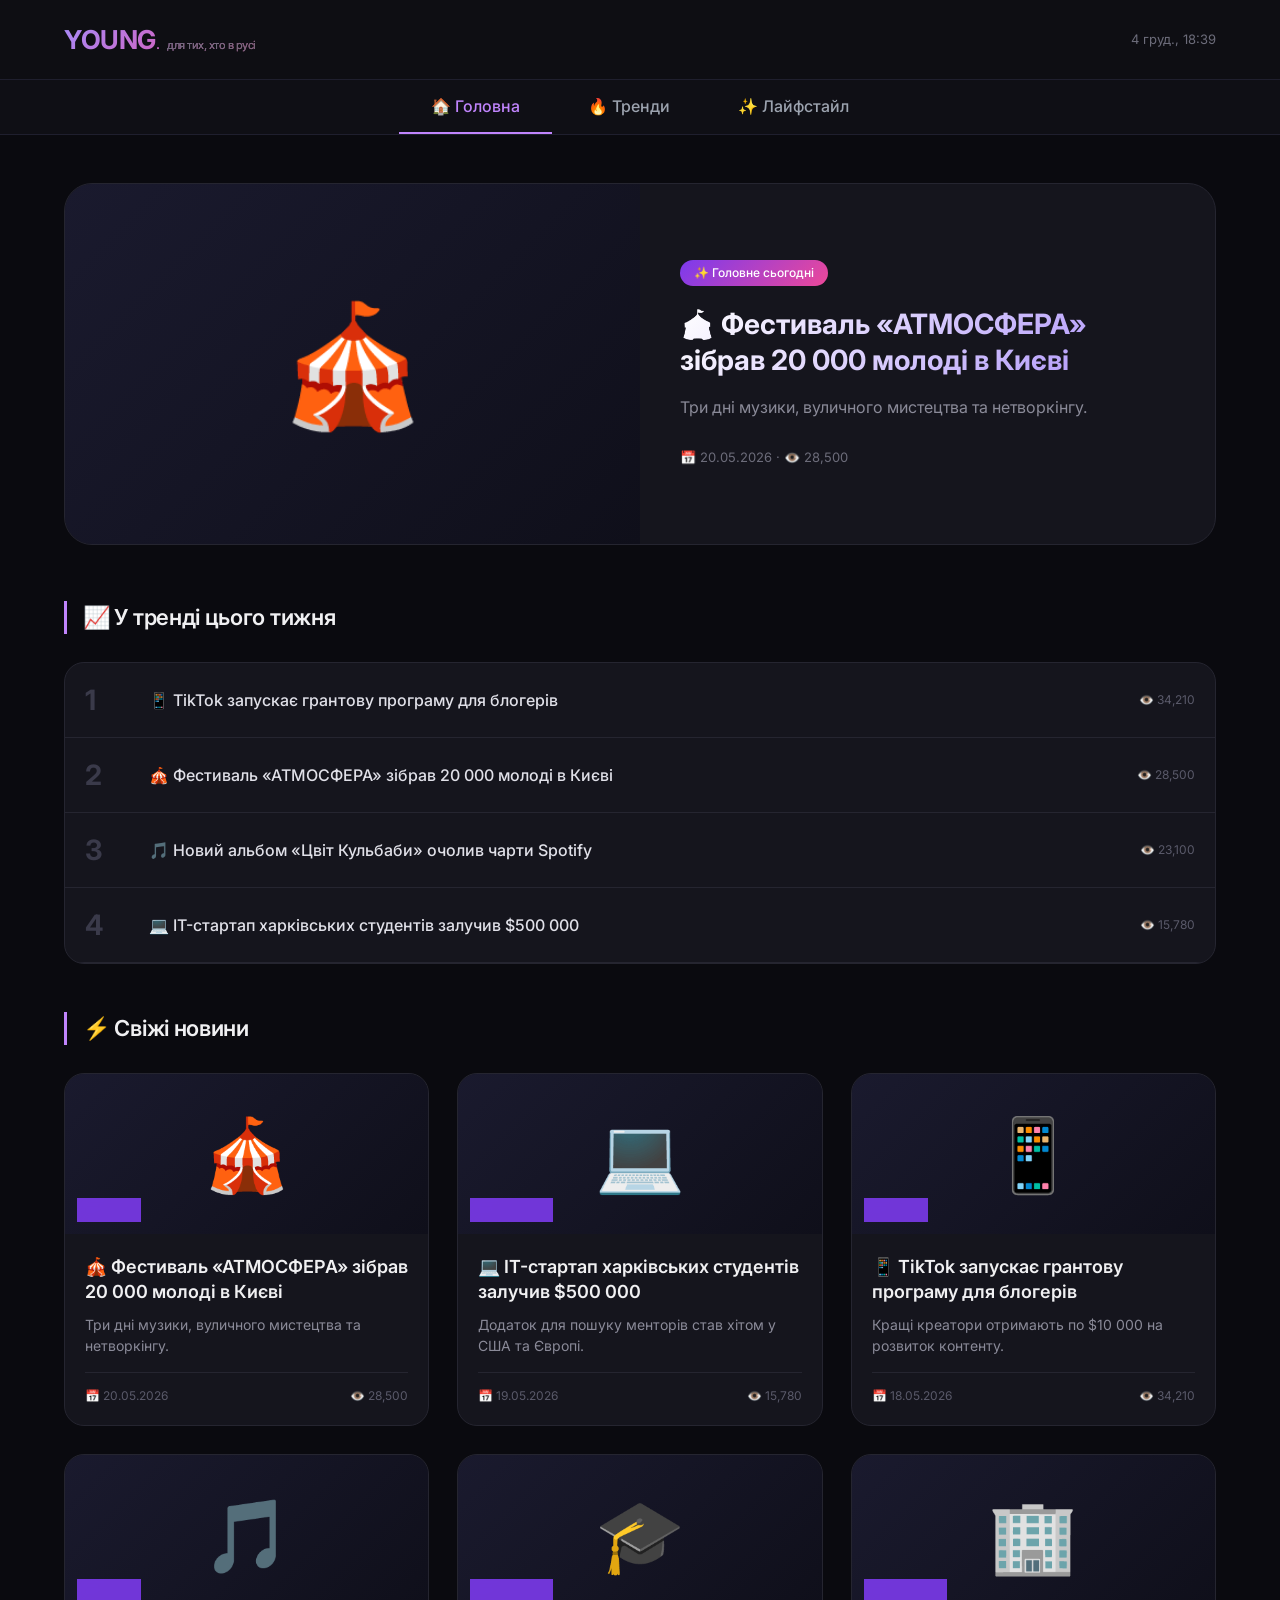
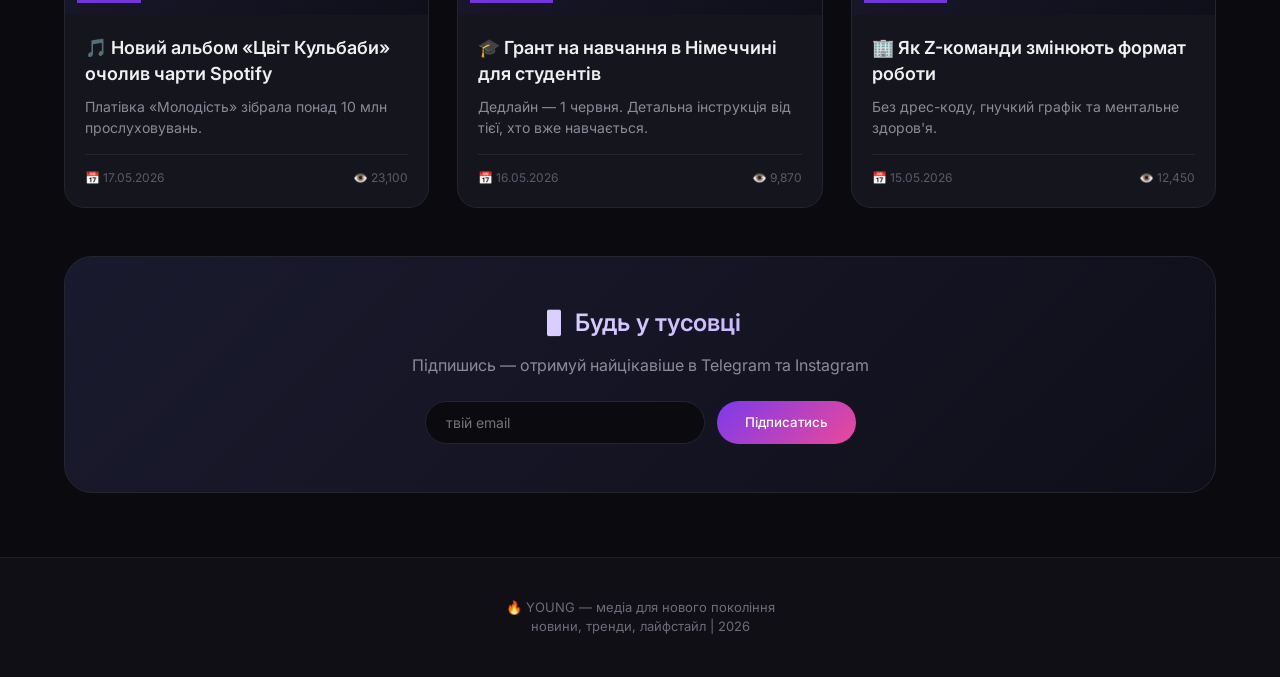
<file: index.html>
<!DOCTYPE html>
<html lang="uk">
<head>
    <meta charset="UTF-8">
    <meta name="viewport" content="width=device-width, initial-scale=1.0">
    <title>YOUNG — молодіжні новини України</title>
    <link rel="stylesheet" href="style.css">
    <link href="https://fonts.googleapis.com/css2?family=Inter:opsz,wght@14..32,300;400;500;600;700;800&display=swap" rel="stylesheet">
</head>
<body>

<div class="header">
    <div class="header-content">
        <div class="logo" onclick="location.href='index.html'">YOUNG<span style="font-size:12px;">.</span><small>для тих, хто в русі</small></div>
        <div class="date-time" id="currentDateTime"></div>
    </div>
</div>

<div class="tabs">
    <div class="tabs-container">
        <a href="index.html" class="tab-btn active">🏠 Головна</a>
        <a href="trends.html" class="tab-btn">🔥 Тренди</a>
        <a href="lifestyle.html" class="tab-btn">✨ Лайфстайл</a>
    </div>
</div>

<div class="main-content">
    <div class="featured-news" id="featuredNews"></div>

    <div class="section-title">📈 У тренді цього тижня</div>
    <div class="trending-list" id="trendingList"></div>

    <div class="section-title">⚡ Свіжі новини</div>
    <div class="news-grid" id="latestNews"></div>

    <div class="subscribe">
        <h3>📱 Будь у тусовці</h3>
        <p>Підпишись — отримуй найцікавіше в Telegram та Instagram</p>
        <div class="subscribe-form">
            <input type="email" id="subEmail" placeholder="твій email">
            <button onclick="subscribeNews()">Підписатись</button>
        </div>
    </div>
</div>

<div class="footer">
    <p>🔥 YOUNG — медіа для нового покоління</p>
    <p>новини, тренди, лайфстайл | 2026</p>
</div>

<div class="scroll-top" id="scrollTop" onclick="window.scrollTo({top:0, behavior:'smooth'})">↑</div>

<div id="newsModal" class="modal" onclick="if(event.target===this) closeModal()">
    <div class="modal-content">
        <div class="modal-header"><h2 id="modalTitle"></h2><span class="close-modal" onclick="closeModal()">&times;</span></div>
        <div class="modal-body" id="modalBody"></div>
    </div>
</div>

<script>
    const allNews = [
        { id: 1, title: "🎪 Фестиваль «АТМОСФЕРА» зібрав 20 000 молоді в Києві", excerpt: "Три дні музики, вуличного мистецтва та нетворкінгу.", content: "Молодіжний фестиваль став наймасштабнішою подією року. Понад 20 000 відвідувачів, 50 спікерів, 30 музичних гуртів. Організатори вже анонсували наступний фестиваль у Львові.", emoji: "🎪", date: "2026-05-20", views: 28500, category: "Тренди" },
        { id: 2, title: "💻 IT-стартап харківських студентів залучив $500 000", excerpt: "Додаток для пошуку менторів став хітом у США та Європі.", content: "Стартап Mentory отримав інвестиції від фонду Horizon Capital. Вже зараз додатком користуються 150 000 людей.", emoji: "💻", date: "2026-05-19", views: 15780, category: "Лайфстайл" },
        { id: 3, title: "📱 TikTok запускає грантову програму для блогерів", excerpt: "Кращі креатори отримають по $10 000 на розвиток контенту.", content: "Конкурс триватиме до кінця червня. Переможців обиратиме журі з топових блогерів України.", emoji: "📱", date: "2026-05-18", views: 34210, category: "Тренди" },
        { id: 4, title: "🎵 Новий альбом «Цвіт Кульбаби» очолив чарти Spotify", excerpt: "Платівка «Молодість» зібрала понад 10 млн прослуховувань.", content: "Третій студійний альбом гурту став проривом. У червні гурт вирушає у всеукраїнський тур.", emoji: "🎵", date: "2026-05-17", views: 23100, category: "Тренди" },
        { id: 5, title: "🎓 Грант на навчання в Німеччині для студентів", excerpt: "Дедлайн — 1 червня. Детальна інструкція від тієї, хто вже навчається.", content: "DAAD пропонує 50 грантів для українських студентів. Витрати на проживання та навчання покриваються повністю.", emoji: "🎓", date: "2026-05-16", views: 9870, category: "Лайфстайл" },
        { id: 6, title: "🏢 Як Z-команди змінюють формат роботи", excerpt: "Без дрес-коду, гнучкий графік та ментальне здоров'я.", content: "70% компаній впроваджують політику work-life balance саме через запит молоді.", emoji: "🏢", date: "2026-05-15", views: 12450, category: "Лайфстайл" },
        { id: 7, title: "🌍 Топ-5 місць в Україні для подорожі з друзями", excerpt: "Бюджетно, красиво та незабутньо — куди поїхати молоді.", content: "Буковель, озеро Синевир, Тустань, аквапарк та фестиваль «Ше.Fest». Бюджет — від 1500 грн.", emoji: "🌍", date: "2026-05-14", views: 8750, category: "Лайфстайл" }
    ];

    const latestNews = [...allNews].sort((a,b) => new Date(b.date) - new Date(a.date)).slice(0, 6);
    const trendingNews = [...allNews].sort((a,b) => b.views - a.views).slice(0, 4);
    const featured = [...allNews].sort((a,b) => new Date(b.date) - new Date(a.date))[0];

    function formatDate(dateStr) { const d = new Date(dateStr); return d.getDate().toString().padStart(2,'0') + '.' + (d.getMonth()+1).toString().padStart(2,'0') + '.' + d.getFullYear(); }
    
    function openNews(news) { 
        document.getElementById('modalTitle').innerHTML = news.title;
        document.getElementById('modalBody').innerHTML = '<div class="modal-emoji">' + news.emoji + '</div><div class="modal-meta"><span>📅 ' + formatDate(news.date) + '</span><span>👁️ ' + news.views.toLocaleString() + '</span><span>📌 ' + news.category + '</span></div><p style="line-height:1.6; color:#b0b0c0;">' + news.content + '</p>';
        document.getElementById('newsModal').style.display = 'flex';
    }
    
    function closeModal() { document.getElementById('newsModal').style.display = 'none'; }
    function subscribeNews() { const email = document.getElementById('subEmail').value; if(email) alert('🔥 Дякуємо! На ' + email + ' надіслано підтвердження.'); else alert('Введи email'); }
    
    function renderFeatured() {
        document.getElementById('featuredNews').innerHTML = '<div class="featured-emoji">' + featured.emoji + '</div><div class="featured-content"><div class="featured-badge">✨ Головне сьогодні</div><div class="featured-title">' + featured.title + '</div><div class="featured-excerpt">' + featured.excerpt + '</div><div><span style="color:#6c6c7a; font-size:13px;">📅 ' + formatDate(featured.date) + ' · 👁️ ' + featured.views.toLocaleString() + '</span></div></div>';
        document.querySelector('.featured-news').onclick = () => openNews(featured);
    }
    
    function renderTrending() {
        let html = '';
        for(let i = 0; i < trendingNews.length; i++) {
            html += '<div class="trending-item" onclick="openNews(allNews.find(x=>x.id===' + trendingNews[i].id + '))"><div class="trending-number">' + (i+1) + '</div><div class="trending-title">' + trendingNews[i].title + '</div><div class="trending-views">👁️ ' + trendingNews[i].views.toLocaleString() + '</div></div>';
        }
        document.getElementById('trendingList').innerHTML = html;
    }
    
    function renderLatest() {
        let html = '';
        for(let i = 0; i < latestNews.length; i++) {
            const n = latestNews[i];
            html += '<div class="news-card" onclick="openNews(allNews.find(x=>x.id===' + n.id + '))"><div class="news-emoji">' + n.emoji + '<div class="news-category">' + n.category + '</div></div><div class="news-content"><div class="news-title">' + n.title + '</div><div class="news-excerpt">' + n.excerpt + '</div><div class="news-meta"><span>📅 ' + formatDate(n.date) + '</span><span>👁️ ' + n.views.toLocaleString() + '</span></div></div></div>';
        }
        document.getElementById('latestNews').innerHTML = html;
    }
    
    function updateDateTime() { 
        const d = new Date(); 
        document.getElementById('currentDateTime').innerHTML = d.toLocaleString('uk-UA', { hour:'2-digit', minute:'2-digit', day:'numeric', month:'short' }); 
    }
    
    setInterval(updateDateTime, 1000); 
    updateDateTime();
    renderFeatured(); renderTrending(); renderLatest();
    
    window.addEventListener('scroll', function() { 
        const el = document.getElementById('scrollTop');
        if(window.scrollY > 300) el.classList.add('show');
        else el.classList.remove('show');
    });
    
    window.openNews = openNews; window.closeModal = closeModal; window.subscribeNews = subscribeNews; window.allNews = allNews;
</script>
</body>
</html>
</file>
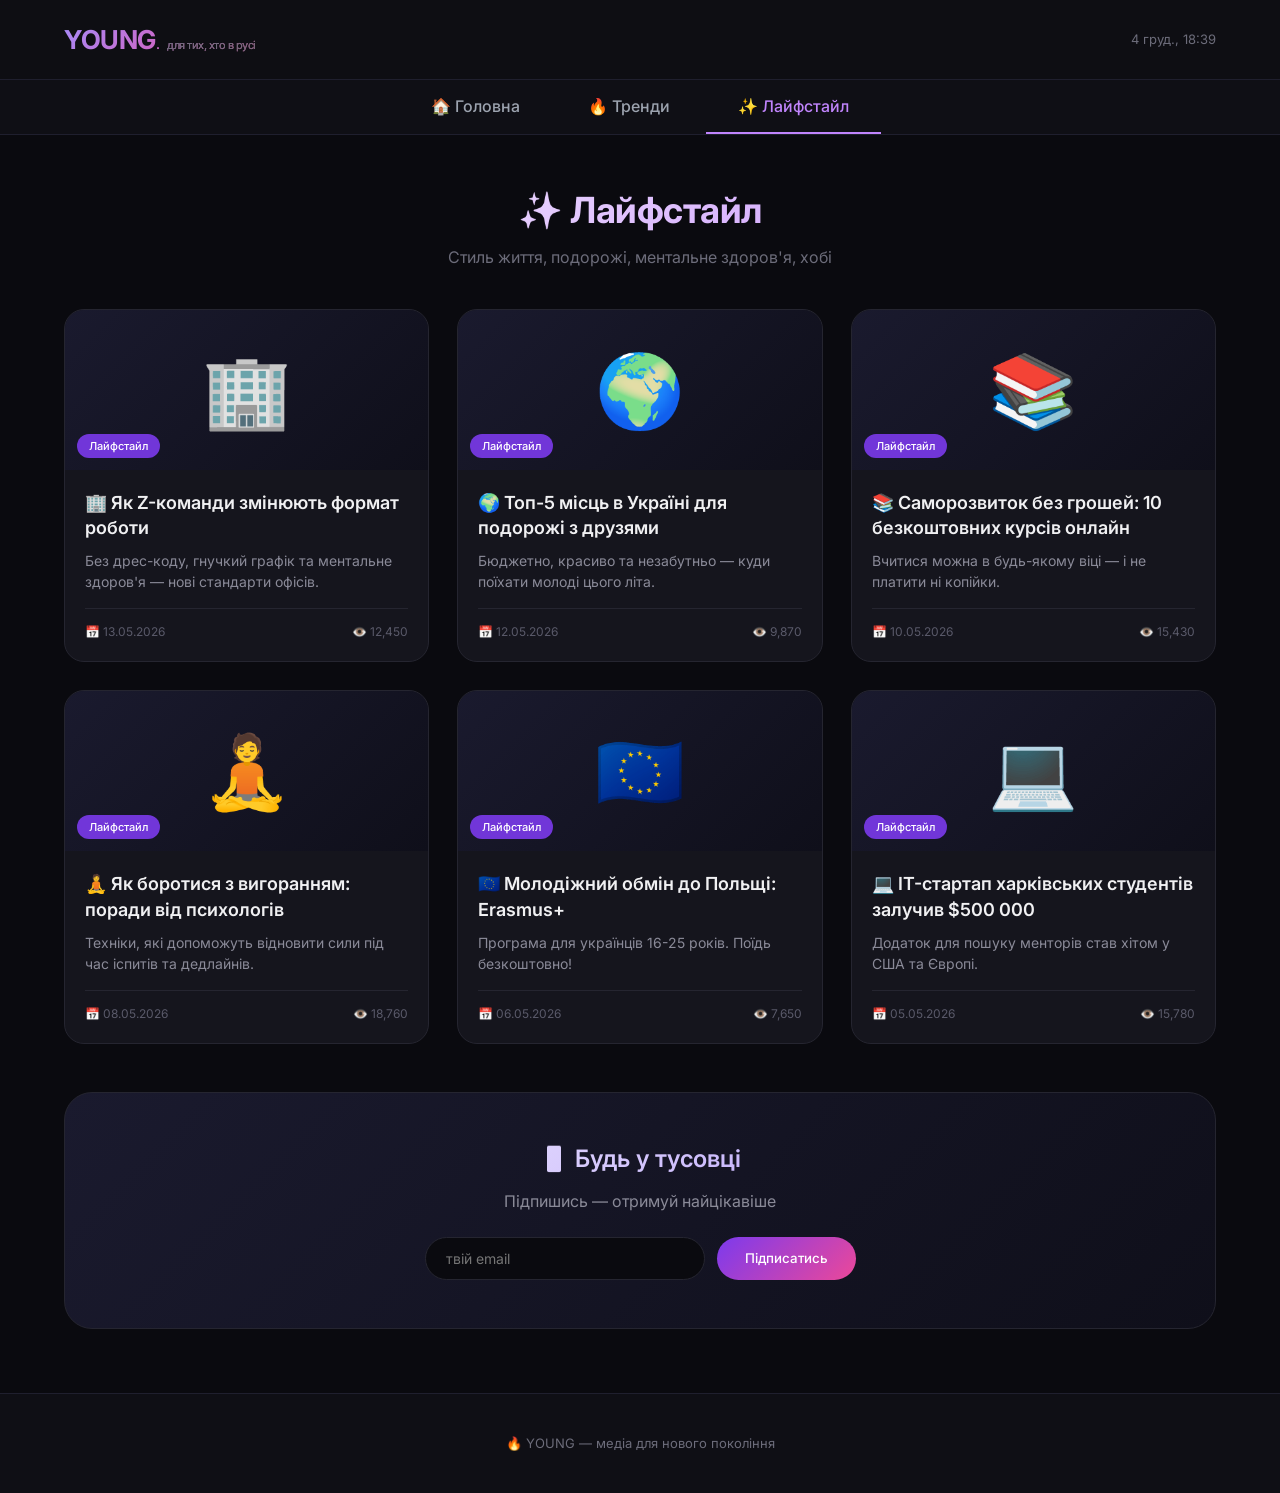
<file: lifestyle.html>
<!DOCTYPE html>
<html lang="uk">
<head>
    <meta charset="UTF-8">
    <meta name="viewport" content="width=device-width, initial-scale=1.0">
    <title>✨ Лайфстайл | YOUNG</title>
    <link rel="stylesheet" href="style.css">
    <link href="https://fonts.googleapis.com/css2?family=Inter:opsz,wght@14..32,300;400;500;600;700;800&display=swap" rel="stylesheet">
</head>
<body>

<div class="header">
    <div class="header-content">
        <div class="logo" onclick="location.href='index.html'">YOUNG<span style="font-size:12px;">.</span><small>для тих, хто в русі</small></div>
        <div class="date-time" id="currentDateTime"></div>
    </div>
</div>

<div class="tabs">
    <div class="tabs-container">
        <a href="index.html" class="tab-btn">🏠 Головна</a>
        <a href="trends.html" class="tab-btn">🔥 Тренди</a>
        <a href="lifestyle.html" class="tab-btn active">✨ Лайфстайл</a>
    </div>
</div>

<div class="main-content">
    <div class="category-header">
        <h1>✨ Лайфстайл</h1>
        <p>Стиль життя, подорожі, ментальне здоров'я, хобі</p>
    </div>
    <div class="news-grid" id="lifestyleNews"></div>
    <div class="subscribe">
        <h3>📱 Будь у тусовці</h3>
        <p>Підпишись — отримуй найцікавіше</p>
        <div class="subscribe-form">
            <input type="email" id="subEmail" placeholder="твій email">
            <button onclick="subscribeNews()">Підписатись</button>
        </div>
    </div>
</div>

<div class="footer">
    <p>🔥 YOUNG — медіа для нового покоління</p>
</div>

<div class="scroll-top" id="scrollTop" onclick="window.scrollTo({top:0, behavior:'smooth'})">↑</div>

<div id="newsModal" class="modal" onclick="if(event.target===this) closeModal()">
    <div class="modal-content">
        <div class="modal-header"><h2 id="modalTitle"></h2><span class="close-modal" onclick="closeModal()">&times;</span></div>
        <div class="modal-body" id="modalBody"></div>
    </div>
</div>

<script>
    const lifestyleNews = [
        {
            id: 1,
            title: "🏢 Як Z-команди змінюють формат роботи",
            excerpt: "Без дрес-коду, гнучкий графік та ментальне здоров'я — нові стандарти офісів.",
            content: "Опитування серед 2000 українських компаній показало: 70% впроваджують політику work-life balance саме через запит молоді. Експерти пояснюють, чому це вигідно бізнесу. Також розповідаємо про найнезвичайніші офіси країни — з кімнатами для сну, настільним тенісом та навіть зоокуточками.",
            emoji: "🏢",
            date: "2026-05-13",
            views: 12450,
            category: "Лайфстайл"
        },
        {
            id: 2,
            title: "🌍 Топ-5 місць в Україні для подорожі з друзями",
            excerpt: "Бюджетно, красиво та незабутньо — куди поїхати молоді цього літа.",
            content: "Збірка найкращих локацій: Буковель (знижки для молоді до 25 років), озеро Синевир, Тустань, Аквапарк «Острів скарбів» та фестиваль «Ше.Fest». Детальний бюджет кожної подорожі — від 1500 до 5000 грн на людину. Також поради, як економити на житлі та транспорті.",
            emoji: "🌍",
            date: "2026-05-12",
            views: 9870,
            category: "Лайфстайл"
        },
        {
            id: 3,
            title: "📚 Саморозвиток без грошей: 10 безкоштовних курсів онлайн",
            excerpt: "Вчитися можна в будь-якому віці — і не платити ні копійки.",
            content: "Підбірка курсів від Prometheus, EdEra, Coursera (з фінансовою допомогою), Google Digital Workshop, Figma Academy. Напрямки: IT, маркетинг, дизайн, підприємництво, англійська. Кожен курс триває від 2 до 8 тижнів, видається сертифікат.",
            emoji: "📚",
            date: "2026-05-10",
            views: 15430,
            category: "Лайфстайл"
        },
        {
            id: 4,
            title: "🧘 Як боротися з вигоранням: поради від психологів",
            excerpt: "Техніки, які допоможуть відновити сили під час іспитів та дедлайнів.",
            content: "Психологи радять техніки «помідора», digital-detox, ведення щоденника вдячності та дихальні практики. Також пояснюємо, коли потрібно звертатися до фахівця. Гарячі лінії психологічної підтримки — безкоштовно та анонімно.",
            emoji: "🧘",
            date: "2026-05-08",
            views: 18760,
            category: "Лайфстайл"
        },
        {
            id: 5,
            title: "🇪🇺 Молодіжний обмін до Польщі: Erasmus+",
            excerpt: "Програма для українців 16-25 років. Поїдь безкоштовно!",
            content: "Міжнародні молодіжні обміни тривають від 7 до 21 дня. Організатори покривають проживання, харчування та проїзд. Розповідаємо, як знайти актуальні проєкти, скласти мотиваційного листа та отримати візу. Дедлайни — щомісяця. Перший виїзд уже в липні.",
            emoji: "🇪🇺",
            date: "2026-05-06",
            views: 7650,
            category: "Лайфстайл"
        },
        {
            id: 6,
            title: "💻 IT-стартап харківських студентів залучив $500 000",
            excerpt: "Додаток для пошуку менторів став хітом у США та Європі.",
            content: "Стартап Mentory, створений трьома студентами ХНУРЕ, отримав інвестиції від фонду Horizon Capital. Вже зараз додатком користуються 150 000 людей у 12 країнах.",
            emoji: "💻",
            date: "2026-05-05",
            views: 15780,
            category: "Лайфстайл"
        }
    ];

    function formatDate(dateStr) {
        const d = new Date(dateStr);
        const day = d.getDate().toString().padStart(2, '0');
        const month = (d.getMonth() + 1).toString().padStart(2, '0');
        const year = d.getFullYear();
        return day + '.' + month + '.' + year;
    }

    function openNews(news) {
        document.getElementById('modalTitle').innerHTML = news.title;
        document.getElementById('modalBody').innerHTML = 
            '<div class="modal-emoji">' + news.emoji + '</div>' +
            '<div class="modal-meta">' +
                '<span>📅 ' + formatDate(news.date) + '</span>' +
                '<span>👁️ ' + news.views.toLocaleString() + '</span>' +
                '<span>📌 ' + news.category + '</span>' +
            '</div>' +
            '<p style="line-height:1.6; color:#b0b0c0;">' + news.content + '</p>';
        document.getElementById('newsModal').style.display = 'flex';
    }

    function closeModal() {
        document.getElementById('newsModal').style.display = 'none';
    }

    function subscribeNews() {
        const email = document.getElementById('subEmail').value;
        if (email) {
            alert('🔥 Дякуємо! На ' + email + ' надіслано підтвердження.');
        } else {
            alert('Введи email');
        }
    }

    function renderLifestyleNews() {
        let html = '';
        for (let i = 0; i < lifestyleNews.length; i++) {
            const n = lifestyleNews[i];
            html += '<div class="news-card" onclick="openNews(lifestyleNews[' + i + '])">';
            html += '<div class="news-emoji">' + n.emoji + '<div class="news-category">' + n.category + '</div></div>';
            html += '<div class="news-content">';
            html += '<div class="news-title">' + n.title + '</div>';
            html += '<div class="news-excerpt">' + n.excerpt + '</div>';
            html += '<div class="news-meta">';
            html += '<span>📅 ' + formatDate(n.date) + '</span>';
            html += '<span>👁️ ' + n.views.toLocaleString() + '</span>';
            html += '</div></div></div>';
        }
        document.getElementById('lifestyleNews').innerHTML = html;
    }

    function updateDateTime() {
        const d = new Date();
        const options = { hour: '2-digit', minute: '2-digit', day: 'numeric', month: 'short' };
        document.getElementById('currentDateTime').innerHTML = d.toLocaleString('uk-UA', options);
    }

    setInterval(updateDateTime, 1000);
    updateDateTime();
    renderLifestyleNews();

    window.addEventListener('scroll', function() {
        const el = document.getElementById('scrollTop');
        if (window.scrollY > 300) {
            el.classList.add('show');
        } else {
            el.classList.remove('show');
        }
    });

    window.openNews = openNews;
    window.closeModal = closeModal;
    window.subscribeNews = subscribeNews;
</script>
</body>
</html>
</file>
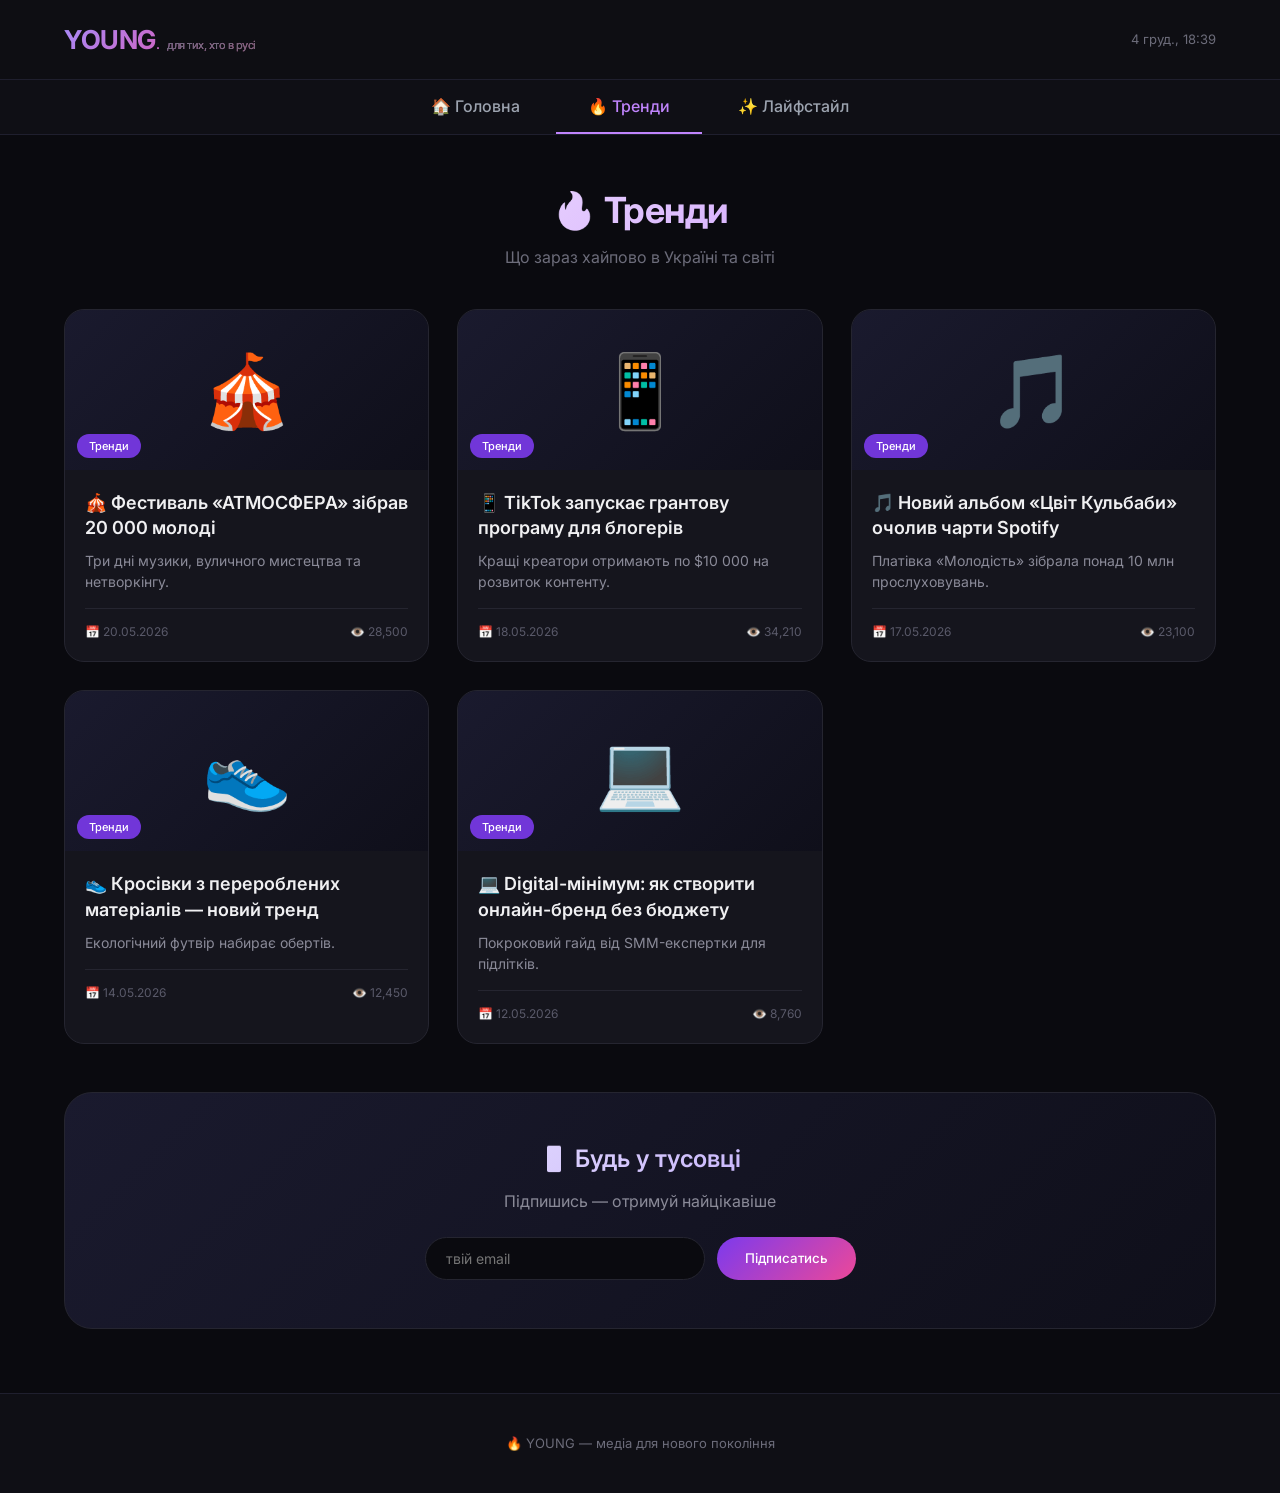
<file: trends.html>
<!DOCTYPE html>
<html lang="uk">
<head>
    <meta charset="UTF-8">
    <meta name="viewport" content="width=device-width, initial-scale=1.0">
    <title>🔥 Тренди | YOUNG</title>
    <link rel="stylesheet" href="style.css">
    <link href="https://fonts.googleapis.com/css2?family=Inter:opsz,wght@14..32,300;400;500;600;700;800&display=swap" rel="stylesheet">
</head>
<body>

<div class="header">
    <div class="header-content">
        <div class="logo" onclick="location.href='index.html'">YOUNG<span style="font-size:12px;">.</span><small>для тих, хто в русі</small></div>
        <div class="date-time" id="currentDateTime"></div>
    </div>
</div>

<div class="tabs">
    <div class="tabs-container">
        <a href="index.html" class="tab-btn">🏠 Головна</a>
        <a href="trends.html" class="tab-btn active">🔥 Тренди</a>
        <a href="lifestyle.html" class="tab-btn">✨ Лайфстайл</a>
    </div>
</div>

<div class="main-content">
    <div class="category-header">
        <h1>🔥 Тренди</h1>
        <p>Що зараз хайпово в Україні та світі</p>
    </div>
    <div class="news-grid" id="trendsNews"></div>
    <div class="subscribe">
        <h3>📱 Будь у тусовці</h3>
        <p>Підпишись — отримуй найцікавіше</p>
        <div class="subscribe-form">
            <input type="email" id="subEmail" placeholder="твій email">
            <button onclick="subscribeNews()">Підписатись</button>
        </div>
    </div>
</div>

<div class="footer">
    <p>🔥 YOUNG — медіа для нового покоління</p>
</div>

<div class="scroll-top" id="scrollTop" onclick="window.scrollTo({top:0, behavior:'smooth'})">↑</div>

<div id="newsModal" class="modal" onclick="if(event.target===this) closeModal()">
    <div class="modal-content">
        <div class="modal-header"><h2 id="modalTitle"></h2><span class="close-modal" onclick="closeModal()">&times;</span></div>
        <div class="modal-body" id="modalBody"></div>
    </div>
</div>

<script>
    const trendsNews = [
        { id: 1, title: "🎪 Фестиваль «АТМОСФЕРА» зібрав 20 000 молоді", excerpt: "Три дні музики, вуличного мистецтва та нетворкінгу.", content: "Молодіжний фестиваль став наймасштабнішою подією року. Понад 20 000 відвідувачів, 50 спікерів, 30 музичних гуртів. Організатори вже анонсували наступний фестиваль у Львові.", emoji: "🎪", date: "2026-05-20", views: 28500, category: "Тренди" },
        { id: 2, title: "📱 TikTok запускає грантову програму для блогерів", excerpt: "Кращі креатори отримають по $10 000 на розвиток контенту.", content: "Конкурс триватиме до кінця червня. Переможців обиратиме журі з топових блогерів України. Умови: вік від 16 років, активний акаунт.", emoji: "📱", date: "2026-05-18", views: 34210, category: "Тренди" },
        { id: 3, title: "🎵 Новий альбом «Цвіт Кульбаби» очолив чарти Spotify", excerpt: "Платівка «Молодість» зібрала понад 10 млн прослуховувань.", content: "Третій студійний альбом гурту став проривом. Пісні «Танцюй» та «Вільні» вже два тижні тримаються в топ-5. У червні гурт вирушає у всеукраїнський тур.", emoji: "🎵", date: "2026-05-17", views: 23100, category: "Тренди" },
        { id: 4, title: "👟 Кросівки з перероблених матеріалів — новий тренд", excerpt: "Екологічний футвір набирає обертів.", content: "Стартап ReBorn Shoes збирає пластик з узбережжя Одеси та переробляє його на кросівки. Ціна — від 1500 грн. За перший місяць продали 500 пар.", emoji: "👟", date: "2026-05-14", views: 12450, category: "Тренди" },
        { id: 5, title: "💻 Digital-мінімум: як створити онлайн-бренд без бюджету", excerpt: "Покроковий гайд від SMM-експертки для підлітків.", content: "Безкоштовні інструменти для створення логотипа, лендінгу та контенту. Як знайти перших клієнтів через TikTok та Instagram.", emoji: "💻", date: "2026-05-12", views: 8760, category: "Тренди" }
    ];

    function formatDate(dateStr) { const d = new Date(dateStr); return d.getDate().toString().padStart(2,'0') + '.' + (d.getMonth()+1).toString().padStart(2,'0') + '.' + d.getFullYear(); }
    
    function openNews(news) { 
        document.getElementById('modalTitle').innerHTML = news.title;
        document.getElementById('modalBody').innerHTML = '<div class="modal-emoji">' + news.emoji + '</div><div class="modal-meta"><span>📅 ' + formatDate(news.date) + '</span><span>👁️ ' + news.views.toLocaleString() + '</span><span>📌 ' + news.category + '</span></div><p style="line-height:1.6; color:#b0b0c0;">' + news.content + '</p>';
        document.getElementById('newsModal').style.display = 'flex';
    }
    
    function closeModal() { document.getElementById('newsModal').style.display = 'none'; }
    function subscribeNews() { const email = document.getElementById('subEmail').value; if(email) alert('🔥 Дякуємо! На ' + email + ' надіслано підтвердження.'); else alert('Введи email'); }
    
    function renderTrendsNews() {
        let html = '';
        for(let i = 0; i < trendsNews.length; i++) {
            const n = trendsNews[i];
            html += '<div class="news-card" onclick="openNews(trendsNews[' + i + '])"><div class="news-emoji">' + n.emoji + '<div class="news-category">' + n.category + '</div></div><div class="news-content"><div class="news-title">' + n.title + '</div><div class="news-excerpt">' + n.excerpt + '</div><div class="news-meta"><span>📅 ' + formatDate(n.date) + '</span><span>👁️ ' + n.views.toLocaleString() + '</span></div></div></div>';
        }
        document.getElementById('trendsNews').innerHTML = html;
    }
    
    function updateDateTime() { 
        const d = new Date(); 
        document.getElementById('currentDateTime').innerHTML = d.toLocaleString('uk-UA', { hour:'2-digit', minute:'2-digit', day:'numeric', month:'short' }); 
    }
    
    setInterval(updateDateTime, 1000); 
    updateDateTime();
    renderTrendsNews();
    
    window.addEventListener('scroll', function() { 
        const el = document.getElementById('scrollTop');
        if(window.scrollY > 300) el.classList.add('show');
        else el.classList.remove('show');
    });
    
    window.openNews = openNews; window.closeModal = closeModal; window.subscribeNews = subscribeNews;
</script>
</body>
</html>
</file>
<file: style.css>
* {
    margin: 0;
    padding: 0;
    box-sizing: border-box;
}

body {
    font-family: 'Inter', -apple-system, BlinkMacSystemFont, 'Segoe UI', sans-serif;
    background: #0a0a0f;
    color: #ededee;
    line-height: 1.5;
}

::selection {
    background: #7c3aed;
    color: white;
}

.header {
    background: #0f0f15;
    border-bottom: 1px solid #1f1f2e;
    padding: 20px 0;
    position: sticky;
    top: 0;
    z-index: 100;
    backdrop-filter: blur(10px);
    background: rgba(15, 15, 21, 0.95);
}

.header-content {
    max-width: 1200px;
    margin: 0 auto;
    padding: 0 24px;
    display: flex;
    justify-content: space-between;
    align-items: center;
    flex-wrap: wrap;
    gap: 16px;
}

.logo {
    font-size: 26px;
    font-weight: 700;
    cursor: pointer;
    background: linear-gradient(135deg, #a78bfa, #ec4899);
    -webkit-background-clip: text;
    background-clip: text;
    color: transparent;
    letter-spacing: -0.5px;
}

.logo small {
    font-size: 11px;
    font-weight: 400;
    background: none;
    -webkit-background-clip: unset;
    background-clip: unset;
    color: #6c6c7a;
    margin-left: 8px;
}

.date-time {
    font-size: 13px;
    color: #6c6c7a;
}

.tabs {
    background: #0f0f15;
    border-bottom: 1px solid #1f1f2e;
    position: sticky;
    top: 74px;
    z-index: 99;
    backdrop-filter: blur(8px);
}

.tabs-container {
    max-width: 1200px;
    margin: 0 auto;
    padding: 0 24px;
    display: flex;
    gap: 4px;
    overflow-x: auto;
    justify-content: center;
}

.tab-btn {
    padding: 14px 32px;
    font-size: 16px;
    font-weight: 500;
    background: none;
    color: #9ca3af;
    text-decoration: none;
    display: inline-block;
    border-bottom: 2px solid transparent;
    transition: 0.2s;
}

.tab-btn:hover {
    color: #c084fc;
}

.tab-btn.active {
    color: #c084fc;
    border-bottom-color: #c084fc;
}

.main-content {
    max-width: 1200px;
    margin: 48px auto;
    padding: 0 24px;
}

.category-header {
    margin-bottom: 40px;
    text-align: center;
}

.category-header h1 {
    font-size: 36px;
    font-weight: 700;
    background: linear-gradient(135deg, #fff, #c084fc);
    -webkit-background-clip: text;
    background-clip: text;
    color: transparent;
    letter-spacing: -0.5px;
    margin-bottom: 8px;
}

.category-header p {
    font-size: 16px;
    color: #6c6c7a;
}

.news-grid {
    display: grid;
    grid-template-columns: repeat(auto-fill, minmax(340px, 1fr));
    gap: 28px;
    margin-bottom: 48px;
}

.news-card {
    background: #15151d;
    border-radius: 20px;
    overflow: hidden;
    transition: 0.25s ease;
    cursor: pointer;
    border: 1px solid #252530;
}

.news-card:hover {
    transform: translateY(-4px);
    border-color: #3a3a4a;
    box-shadow: 0 12px 28px rgba(0, 0, 0, 0.3);
}

.news-emoji {
    height: 160px;
    background: linear-gradient(135deg, #1a1a2e, #0f0f1a);
    display: flex;
    align-items: center;
    justify-content: center;
    font-size: 72px;
    position: relative;
}

.news-category {
    position: absolute;
    bottom: 12px;
    left: 12px;
    background: rgba(124, 58, 237, 0.9);
    backdrop-filter: blur(4px);
    color: white;
    padding: 4px 12px;
    border-radius: 40px;
    font-size: 11px;
    font-weight: 500;
}

.news-content {
    padding: 20px;
}

.news-title {
    font-size: 18px;
    font-weight: 600;
    line-height: 1.4;
    margin-bottom: 10px;
    color: #f0f0f2;
}

.news-excerpt {
    font-size: 14px;
    color: #8a8a98;
    line-height: 1.5;
    margin-bottom: 16px;
}

.news-meta {
    display: flex;
    justify-content: space-between;
    align-items: center;
    font-size: 12px;
    color: #5a5a6a;
    border-top: 1px solid #252530;
    padding-top: 14px;
}

.featured-news {
    background: #15151d;
    border-radius: 28px;
    overflow: hidden;
    margin-bottom: 56px;
    display: grid;
    grid-template-columns: 1fr 1fr;
    border: 1px solid #252530;
    cursor: pointer;
    transition: 0.25s;
}

.featured-news:hover {
    border-color: #3a3a4a;
}

.featured-emoji {
    min-height: 360px;
    background: linear-gradient(135deg, #1a1a2e, #0f0f1a);
    display: flex;
    align-items: center;
    justify-content: center;
    font-size: 120px;
}

.featured-content {
    padding: 40px;
    display: flex;
    flex-direction: column;
    justify-content: center;
}

.featured-badge {
    background: linear-gradient(135deg, #7c3aed, #ec4899);
    color: white;
    padding: 4px 14px;
    border-radius: 40px;
    font-size: 12px;
    font-weight: 500;
    width: fit-content;
    margin-bottom: 20px;
}

.featured-title {
    font-size: 28px;
    font-weight: 700;
    line-height: 1.3;
    margin-bottom: 16px;
    background: linear-gradient(135deg, #fff, #a78bfa);
    -webkit-background-clip: text;
    background-clip: text;
    color: transparent;
}

.featured-excerpt {
    color: #8a8a98;
    margin-bottom: 24px;
    line-height: 1.6;
}

.section-title {
    font-size: 22px;
    font-weight: 600;
    margin-bottom: 28px;
    letter-spacing: -0.3px;
    border-left: 3px solid #c084fc;
    padding-left: 16px;
    color: #f0f0f2;
}

.trending-list {
    background: #15151d;
    border-radius: 20px;
    border: 1px solid #252530;
    overflow: hidden;
    margin-bottom: 48px;
}

.trending-item {
    display: flex;
    align-items: center;
    gap: 20px;
    padding: 16px 20px;
    border-bottom: 1px solid #252530;
    cursor: pointer;
    transition: 0.2s;
}

.trending-item:hover {
    background: #1a1a24;
}

.trending-number {
    font-size: 28px;
    font-weight: 700;
    color: #3a3a4a;
    width: 44px;
}

.trending-title {
    flex: 1;
    font-weight: 500;
    color: #e0e0e8;
}

.trending-views {
    font-size: 12px;
    color: #5a5a6a;
}

.subscribe {
    background: linear-gradient(135deg, #1a1a2e, #0f0f1a);
    border: 1px solid #252530;
    border-radius: 28px;
    padding: 48px;
    text-align: center;
    margin-top: 48px;
}

.subscribe h3 {
    font-size: 24px;
    font-weight: 600;
    margin-bottom: 12px;
    background: linear-gradient(135deg, #fff, #a78bfa);
    -webkit-background-clip: text;
    background-clip: text;
    color: transparent;
}

.subscribe p {
    color: #8a8a98;
    margin-bottom: 24px;
}

.subscribe-form {
    display: flex;
    gap: 12px;
    justify-content: center;
    flex-wrap: wrap;
}

.subscribe-form input {
    padding: 12px 20px;
    border-radius: 48px;
    border: 1px solid #252530;
    background: #0a0a0f;
    color: white;
    width: 280px;
    font-size: 14px;
    font-family: inherit;
}

.subscribe-form input:focus {
    outline: none;
    border-color: #c084fc;
}

.subscribe-form button {
    padding: 12px 28px;
    background: linear-gradient(135deg, #7c3aed, #ec4899);
    color: white;
    border: none;
    border-radius: 48px;
    font-weight: 500;
    cursor: pointer;
    transition: 0.2s;
    font-family: inherit;
}

.subscribe-form button:hover {
    transform: scale(1.02);
    opacity: 0.9;
}

.footer {
    background: #0f0f15;
    border-top: 1px solid #1f1f2e;
    padding: 40px 24px;
    margin-top: 64px;
    text-align: center;
    color: #6c6c7a;
    font-size: 13px;
}

.scroll-top {
    position: fixed;
    bottom: 24px;
    right: 24px;
    background: linear-gradient(135deg, #7c3aed, #ec4899);
    color: white;
    width: 44px;
    height: 44px;
    border-radius: 50%;
    display: flex;
    align-items: center;
    justify-content: center;
    cursor: pointer;
    opacity: 0;
    transition: 0.2s;
    box-shadow: 0 4px 12px rgba(0, 0, 0, 0.3);
    z-index: 200;
    border: none;
}

.scroll-top.show {
    opacity: 1;
}

.modal {
    display: none;
    position: fixed;
    top: 0;
    left: 0;
    width: 100%;
    height: 100%;
    background: rgba(0, 0, 0, 0.8);
    backdrop-filter: blur(8px);
    z-index: 1000;
    justify-content: center;
    align-items: center;
}

.modal-content {
    background: #15151d;
    border: 1px solid #252530;
    max-width: 680px;
    width: 90%;
    border-radius: 28px;
    max-height: 85vh;
    overflow-y: auto;
}

.modal-header {
    padding: 24px;
    border-bottom: 1px solid #252530;
    display: flex;
    justify-content: space-between;
    align-items: center;
    position: sticky;
    top: 0;
    background: #15151d;
}

.modal-header h2 {
    font-size: 22px;
    font-weight: 600;
    color: #f0f0f2;
}

.close-modal {
    font-size: 28px;
    cursor: pointer;
    color: #8a8a98;
    transition: 0.2s;
}

.close-modal:hover {
    color: #c084fc;
}

.modal-body {
    padding: 24px;
}

.modal-emoji {
    font-size: 80px;
    text-align: center;
    padding: 20px;
    background: linear-gradient(135deg, #1a1a2e, #0f0f1a);
    border-radius: 20px;
    margin: 16px 0;
}

.modal-meta {
    color: #8a8a98;
    font-size: 13px;
    margin: 16px 0;
    display: flex;
    gap: 20px;
    justify-content: center;
    flex-wrap: wrap;
}

@media (max-width: 768px) {
    .featured-news {
        grid-template-columns: 1fr;
    }
    .featured-emoji {
        min-height: 240px;
        font-size: 80px;
    }
    .featured-title {
        font-size: 24px;
    }
    .featured-content {
        padding: 28px;
    }
    .news-grid {
        grid-template-columns: 1fr;
    }
    .category-header h1 {
        font-size: 28px;
    }
    .tab-btn {
        padding: 12px 20px;
        font-size: 14px;
    }
    .subscribe {
        padding: 32px 20px;
    }
    .tabs-container {
        justify-content: flex-start;
    }
    .modal-meta {
        flex-direction: column;
        align-items: center;
        gap: 8px;
    }
}
</file>
